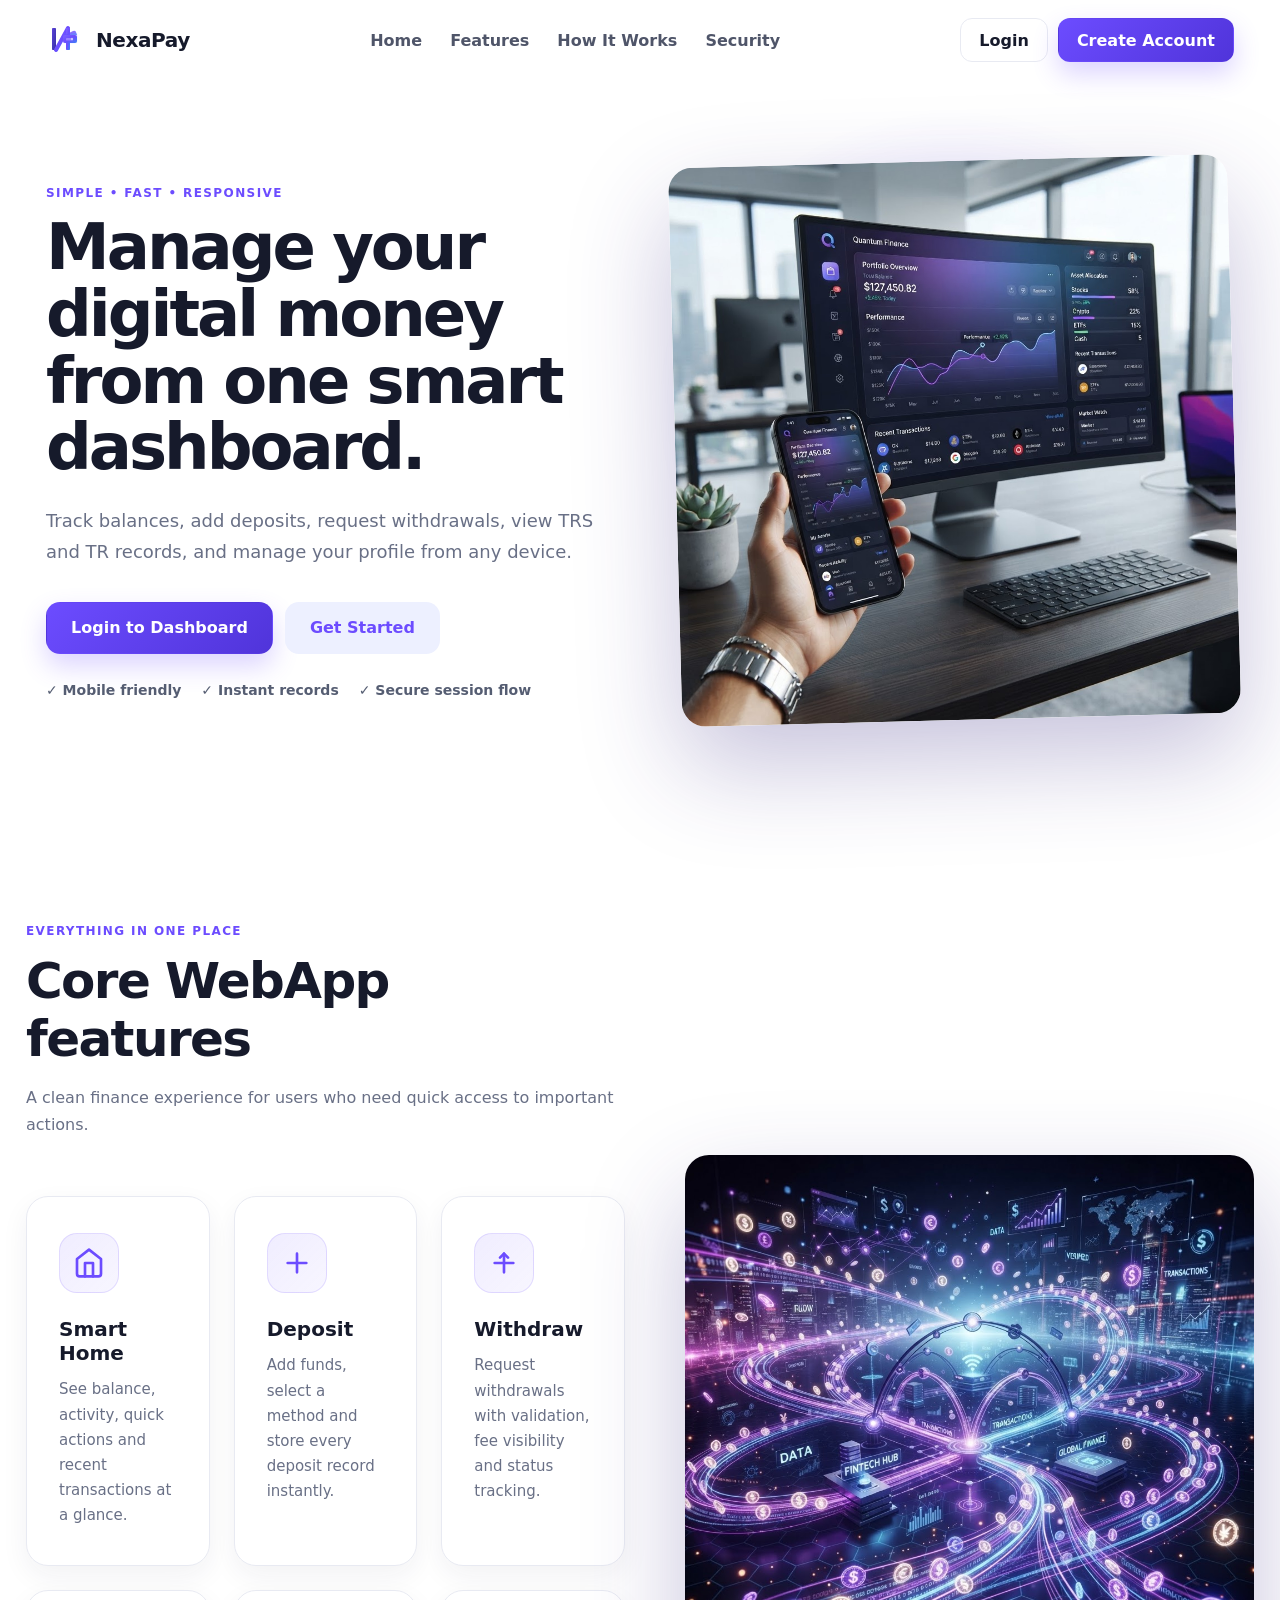
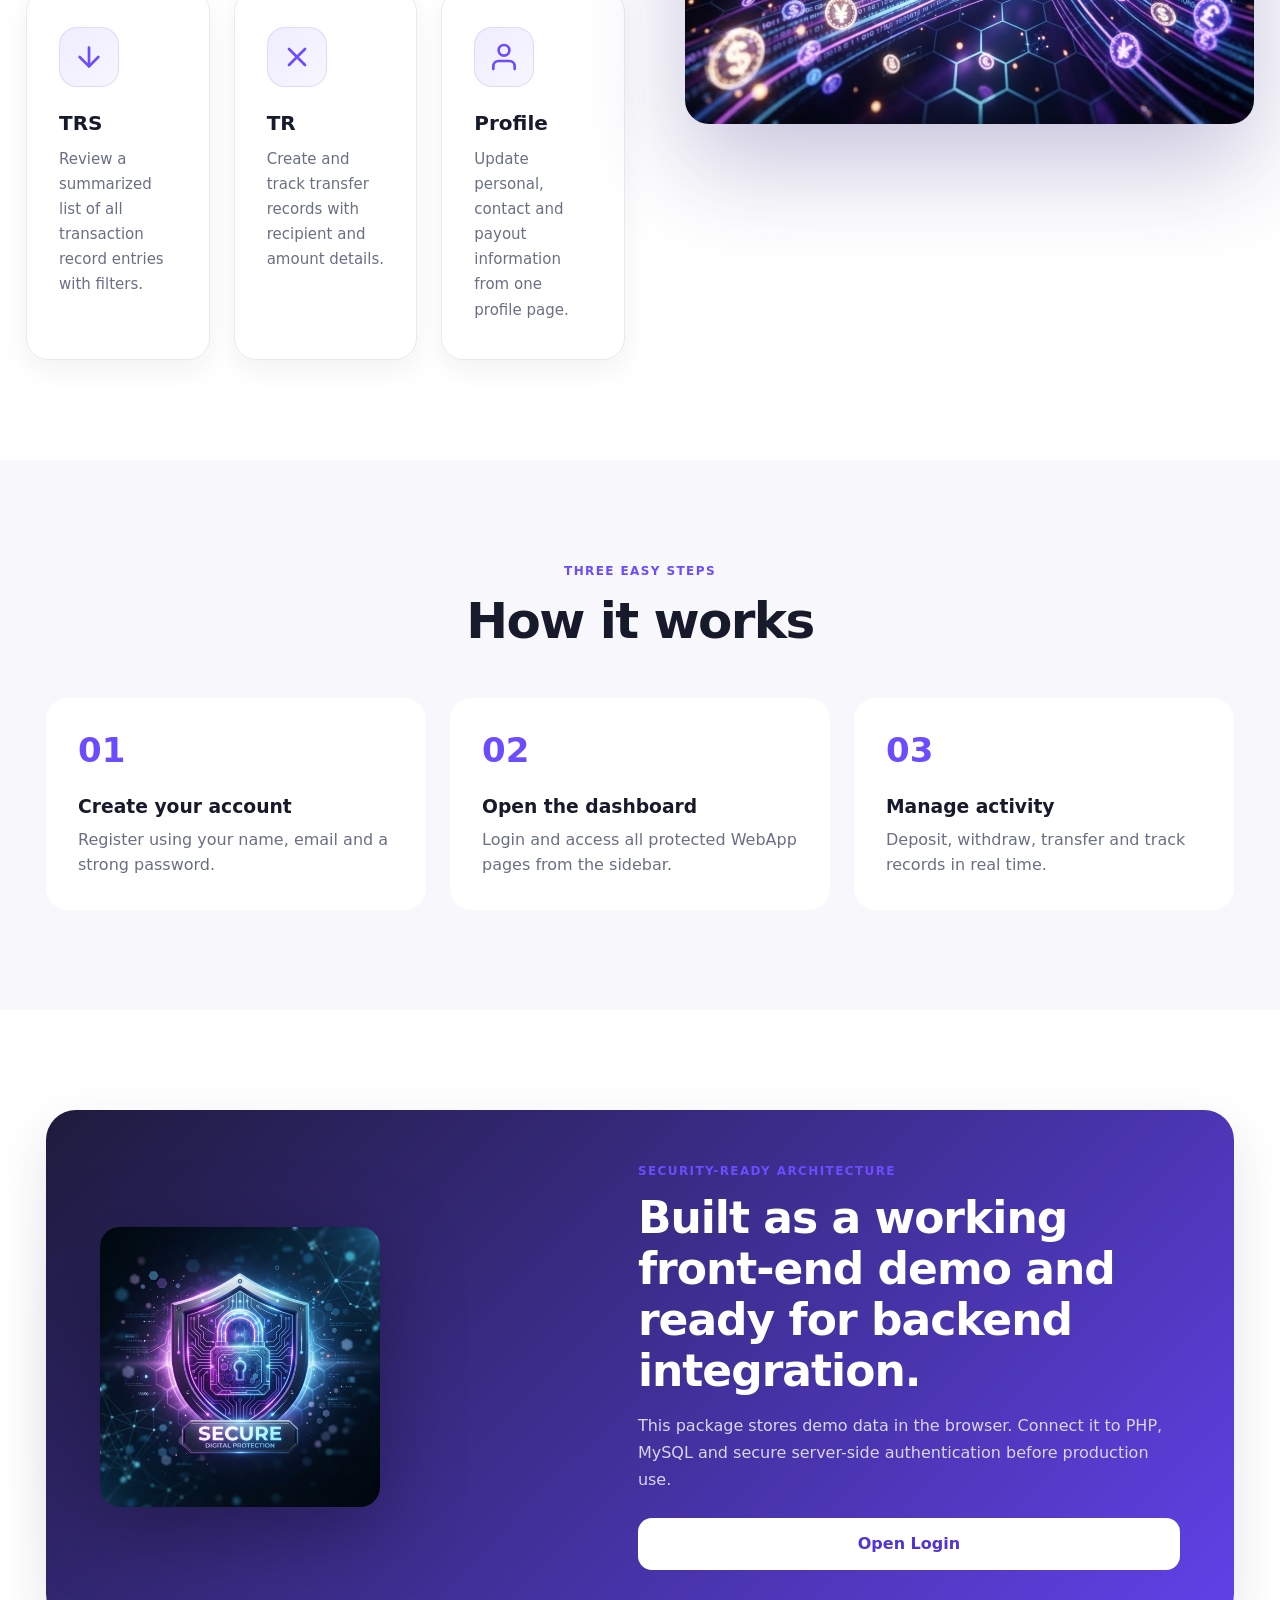
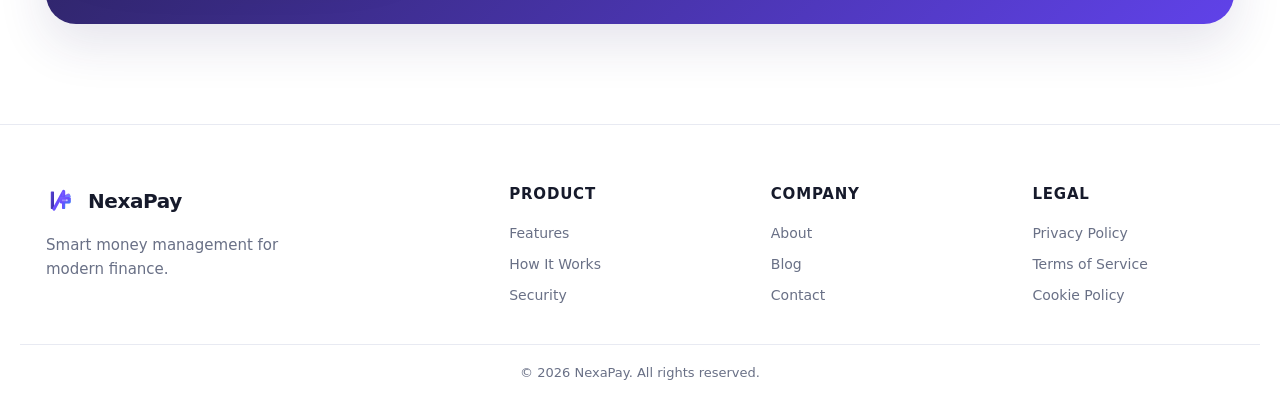
<file: index.html>
<!DOCTYPE html>
<html lang="en">
<head>
  <meta charset="UTF-8">
  <meta name="viewport" content="width=device-width, initial-scale=1.0">
  <meta name="description" content="NexaPay responsive finance dashboard demo with deposits, withdrawals, transaction records and profile management.">
  <title>NexaPay — Smart Finance WebApp</title>
  <link rel="stylesheet" href="assets/css/styles.css">
</head>
<body class="landing-body">
  <header class="landing-header">
    <a class="brand brand-animated" href="index.html" aria-label="NexaPay home">
      <img src="assets/images/logo.svg" alt="NexaPay" class="brand-logo-header">
      <span>NexaPay</span>
    </a>
    <nav class="landing-nav" id="landingNav">
      <a href="#home">Home</a>
      <a href="#features">Features</a>
      <a href="#how">How It Works</a>
      <a href="#security">Security</a>
    </nav>
    <div class="header-actions">
      <a class="btn btn-ghost" href="login.html">Login</a>
      <a class="btn btn-primary" href="register.html">Create Account</a>
    </div>
    <button class="menu-button" id="landingMenu" aria-label="Open menu">☰</button>
  </header>

  <main>
    <section class="hero" id="home">
      <div class="hero-content">
        <span class="eyebrow">Simple • Fast • Responsive</span>
        <h1>Manage your digital money from one smart dashboard.</h1>
        <p>Track balances, add deposits, request withdrawals, view TRS and TR records, and manage your profile from any device.</p>
        <div class="hero-actions">
          <a class="btn btn-primary btn-large" href="login.html">Login to Dashboard</a>
          <a class="btn btn-secondary btn-large" href="register.html">Get Started</a>
        </div>
        <div class="trust-row">
          <span>✓ Mobile friendly</span>
          <span>✓ Instant records</span>
          <span>✓ Secure session flow</span>
        </div>
      </div>

      <div class="hero-preview" aria-label="Dashboard preview">
        <img src="assets/images/hero-banner.png" alt="NexaPay dashboard showing financial analytics and transaction management interface" class="hero-image">
      </div>
    </section>

    <section class="section features-section" id="features">
      <div class="features-wrapper">
        <div class="section-heading">
          <span class="eyebrow">Everything in one place</span>
          <h2>Core WebApp features</h2>
          <p>A clean finance experience for users who need quick access to important actions.</p>
        </div>
        <div class="feature-grid">
          <article class="feature-card">
            <div class="feature-icon-box">
              <svg class="feature-icon" viewBox="0 0 24 24" fill="none" stroke="currentColor" stroke-width="2"><path d="M3 9l9-7 9 7v11a2 2 0 0 1-2 2H5a2 2 0 0 1-2-2z"/><polyline points="9 22 9 12 15 12 15 22"/></svg>
            </div>
            <h3>Smart Home</h3>
            <p>See balance, activity, quick actions and recent transactions at a glance.</p>
          </article>
          <article class="feature-card">
            <div class="feature-icon-box">
              <svg class="feature-icon" viewBox="0 0 24 24" fill="none" stroke="currentColor" stroke-width="2"><path d="M12 5v14M5 12h14"/></svg>
            </div>
            <h3>Deposit</h3>
            <p>Add funds, select a method and store every deposit record instantly.</p>
          </article>
          <article class="feature-card">
            <div class="feature-icon-box">
              <svg class="feature-icon" viewBox="0 0 24 24" fill="none" stroke="currentColor" stroke-width="2"><path d="M12 5v14M5 12h14"/><path d="M12 5L9 8M12 5l3 3"/></svg>
            </div>
            <h3>Withdraw</h3>
            <p>Request withdrawals with validation, fee visibility and status tracking.</p>
          </article>
          <article class="feature-card">
            <div class="feature-icon-box">
              <svg class="feature-icon" viewBox="0 0 24 24" fill="none" stroke="currentColor" stroke-width="2"><line x1="12" y1="5" x2="12" y2="19"/><polyline points="19 12 12 19 5 12"/></svg>
            </div>
            <h3>TRS</h3>
            <p>Review a summarized list of all transaction record entries with filters.</p>
          </article>
          <article class="feature-card">
            <div class="feature-icon-box">
              <svg class="feature-icon" viewBox="0 0 24 24" fill="none" stroke="currentColor" stroke-width="2"><line x1="18" y1="6" x2="6" y2="18"/><line x1="6" y1="6" x2="18" y2="18"/></svg>
            </div>
            <h3>TR</h3>
            <p>Create and track transfer records with recipient and amount details.</p>
          </article>
          <article class="feature-card">
            <div class="feature-icon-box">
              <svg class="feature-icon" viewBox="0 0 24 24" fill="none" stroke="currentColor" stroke-width="2"><path d="M20 21v-2a4 4 0 0 0-4-4H8a4 4 0 0 0-4 4v2"/><circle cx="12" cy="7" r="4"/></svg>
            </div>
            <h3>Profile</h3>
            <p>Update personal, contact and payout information from one profile page.</p>
          </article>
        </div>
      </div>
      <img src="assets/images/features-banner.png" alt="NexaPay features visualization showing digital transaction flows and financial data processing" class="features-image">
    </section>

    <section class="section steps-section" id="how">
      <div class="section-heading">
        <span class="eyebrow">Three easy steps</span>
        <h2>How it works</h2>
      </div>
      <div class="steps-grid">
        <article><span>01</span><h3>Create your account</h3><p>Register using your name, email and a strong password.</p></article>
        <article><span>02</span><h3>Open the dashboard</h3><p>Login and access all protected WebApp pages from the sidebar.</p></article>
        <article><span>03</span><h3>Manage activity</h3><p>Deposit, withdraw, transfer and track records in real time.</p></article>
      </div>
    </section>

    <section class="security-banner" id="security">
      <img src="assets/images/security-badge.png" alt="Security badge representing encrypted financial data and secure transactions" class="security-badge-image">
      <div>
        <span class="eyebrow">Security-ready architecture</span>
        <h2>Built as a working front-end demo and ready for backend integration.</h2>
        <p>This package stores demo data in the browser. Connect it to PHP, MySQL and secure server-side authentication before production use.</p>
        <a class="btn btn-light btn-large" href="login.html">Open Login</a>
      </div>
    </section>
  </main>

  <footer class="landing-footer">
    <div class="footer-content">
      <div class="footer-section footer-brand">
        <a class="brand brand-light-footer brand-animated" href="index.html"><img src="assets/images/logo.svg" alt="NexaPay" class="brand-logo-footer"><span>NexaPay</span></a>
        <p class="footer-description">Smart money management for modern finance.</p>
      </div>
      <div class="footer-section">
        <h4 class="footer-title">Product</h4>
        <ul class="footer-links">
          <li><a href="#features">Features</a></li>
          <li><a href="#how">How It Works</a></li>
          <li><a href="#security">Security</a></li>
        </ul>
      </div>
      <div class="footer-section">
        <h4 class="footer-title">Company</h4>
        <ul class="footer-links">
          <li><a href="#home">About</a></li>
          <li><a href="#home">Blog</a></li>
          <li><a href="#home">Contact</a></li>
        </ul>
      </div>
      <div class="footer-section">
        <h4 class="footer-title">Legal</h4>
        <ul class="footer-links">
          <li><a href="#home">Privacy Policy</a></li>
          <li><a href="#home">Terms of Service</a></li>
          <li><a href="#home">Cookie Policy</a></li>
        </ul>
      </div>
    </div>
    <div class="footer-bottom">
      <p class="footer-copyright">© 2026 NexaPay. All rights reserved.</p>
    </div>
  </footer>

  <script src="assets/js/landing.js"></script>
</body>
</html>
</file>
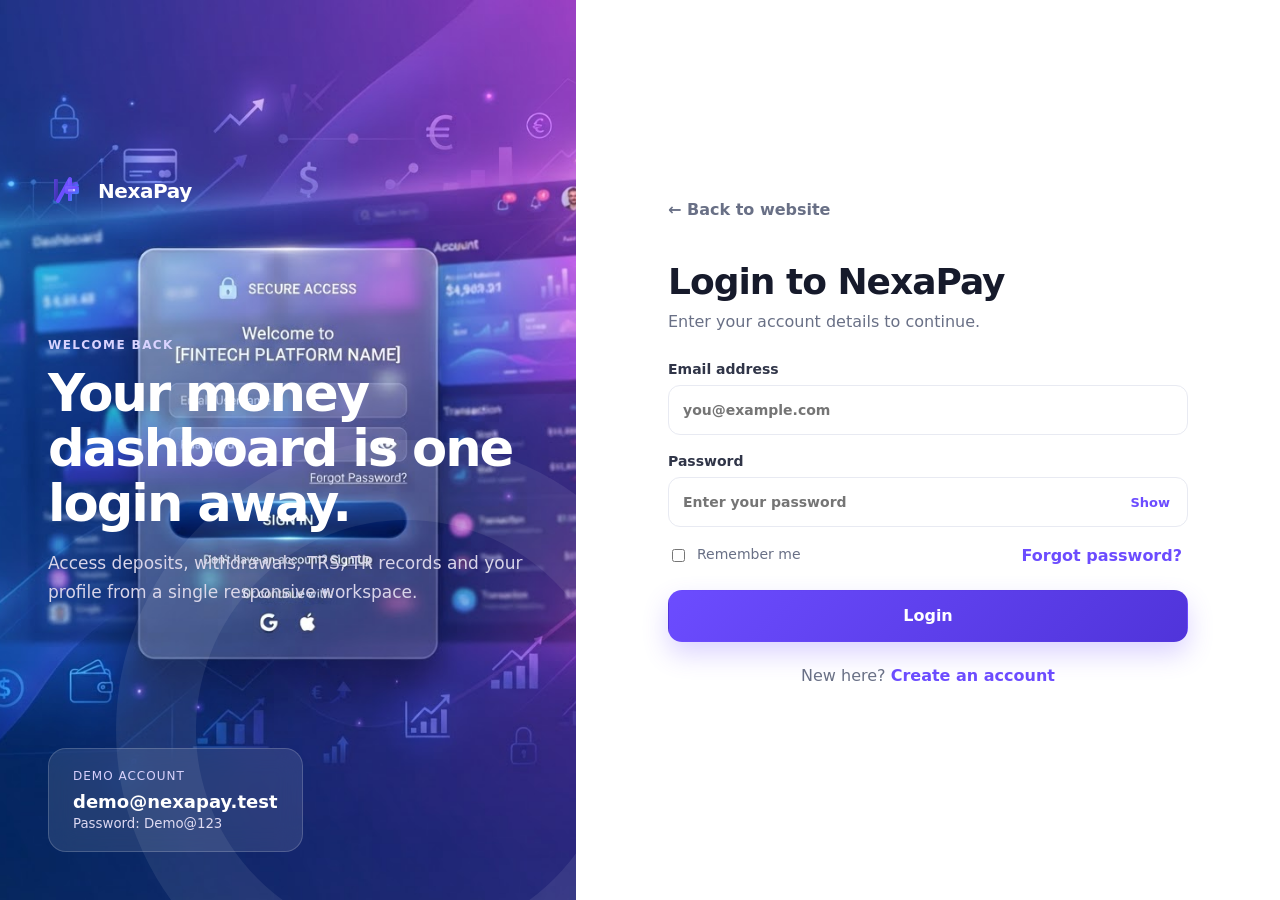
<file: app.html>
<!DOCTYPE html>
<html lang="en">
<head>
  <meta charset="UTF-8">
  <meta name="viewport" content="width=device-width, initial-scale=1.0">
  <title>Dashboard — NexaPay</title>
  <link rel="stylesheet" href="assets/css/styles.css">
</head>
<body class="dashboard-body">
  <div class="app-shell">
    <aside class="sidebar" id="sidebar">
      <div class="sidebar-top">
        <a class="brand brand-light sidebar-brand brand-animated" href="#home">
          <img src="assets/images/logo.svg" alt="NexaPay" class="brand-logo sidebar-logo-animated">
          <span>NexaPay</span>
        </a>
        <button class="sidebar-close" id="sidebarClose" aria-label="Close sidebar">×</button>
      </div>
      <nav class="sidebar-nav" aria-label="Dashboard navigation">
        <a href="#home" data-page="home">
          <svg class="nav-icon" viewBox="0 0 24 24" fill="none" stroke="currentColor" stroke-width="2"><path d="M3 9l9-7 9 7v11a2 2 0 0 1-2 2H5a2 2 0 0 1-2-2z"/><polyline points="9 22 9 12 15 12 15 22"/></svg>
          <span>Home</span>
        </a>
        <a href="#deposit" data-page="deposit">
          <svg class="nav-icon" viewBox="0 0 24 24" fill="none" stroke="currentColor" stroke-width="2"><circle cx="12" cy="12" r="1"/><path d="M12 8v8m-4-4h8"/><path d="M4 12a8 8 0 0 1 16 0 8 8 0 0 1-16 0"/></svg>
          <span>Deposit</span>
        </a>
        <a href="#withdraw" data-page="withdraw">
          <svg class="nav-icon" viewBox="0 0 24 24" fill="none" stroke="currentColor" stroke-width="2"><path d="M12 5v14M5 12h14"/><polyline points="12 5 9 8 15 8"/></svg>
          <span>Withdraw</span>
        </a>
        <a href="#trs" data-page="trs">
          <svg class="nav-icon" viewBox="0 0 24 24" fill="none" stroke="currentColor" stroke-width="2"><path d="M3 12h18M3 6h18M3 18h18"/></svg>
          <span>TRS</span>
        </a>
        <a href="#tr" data-page="tr">
          <svg class="nav-icon" viewBox="0 0 24 24" fill="none" stroke="currentColor" stroke-width="2"><path d="M1 4v6h6M23 20v-6h-6"/><path d="M20.49 9A9 9 0 0 0 5.64 5.64L1 10m22 4l-4.64 4.36A9 9 0 0 1 3.51 15"/></svg>
          <span>TR</span>
        </a>
        <a href="#profile" data-page="profile">
          <svg class="nav-icon" viewBox="0 0 24 24" fill="none" stroke="currentColor" stroke-width="2"><path d="M20 21v-2a4 4 0 0 0-4-4H8a4 4 0 0 0-4 4v2"/><circle cx="12" cy="7" r="4"/></svg>
          <span>Profile</span>
        </a>
      </nav>
      <div class="sidebar-card">
        <span>Available Balance</span>
        <strong id="sidebarBalance">₹0.00</strong>
        <a href="#deposit" data-page="deposit">Add funds →</a>
      </div>
      <button class="logout-button" id="logoutButton"><span>↪</span> Logout</button>
    </aside>

    <div class="sidebar-overlay" id="sidebarOverlay"></div>

    <main class="main-area">
      <header class="topbar">
        <div class="topbar-left">
          <button class="menu-button dashboard-menu" id="sidebarOpen" aria-label="Open sidebar">☰</button>
          <div>
            <span class="topbar-kicker" id="pageKicker">Overview</span>
            <h1 id="pageTitle">Home</h1>
          </div>
        </div>
        <div class="topbar-actions">
          <button class="icon-button" id="themeToggle" aria-label="Toggle theme">◐</button>
          <button class="notification-button" aria-label="Notifications">♢<span></span></button>
          <button class="user-menu-button" id="profileShortcut">
            <span class="avatar" id="topAvatar">NP</span>
            <span class="user-copy"><strong id="topUserName">User</strong><small id="topUserEmail">user@example.com</small></span>
          </button>
        </div>
      </header>

      <section class="page-container" id="pageContent" aria-live="polite"></section>
    </main>
  </div>

  <div class="modal-backdrop hidden" id="modalBackdrop">
    <div class="modal" role="dialog" aria-modal="true" aria-labelledby="modalTitle">
      <button class="modal-close" id="modalClose" aria-label="Close modal">×</button>
      <div id="modalContent"></div>
    </div>
  </div>
  <div class="toast-container" id="toastContainer"></div>
  <script src="assets/js/app.js"></script>
</body>
</html>
</file>
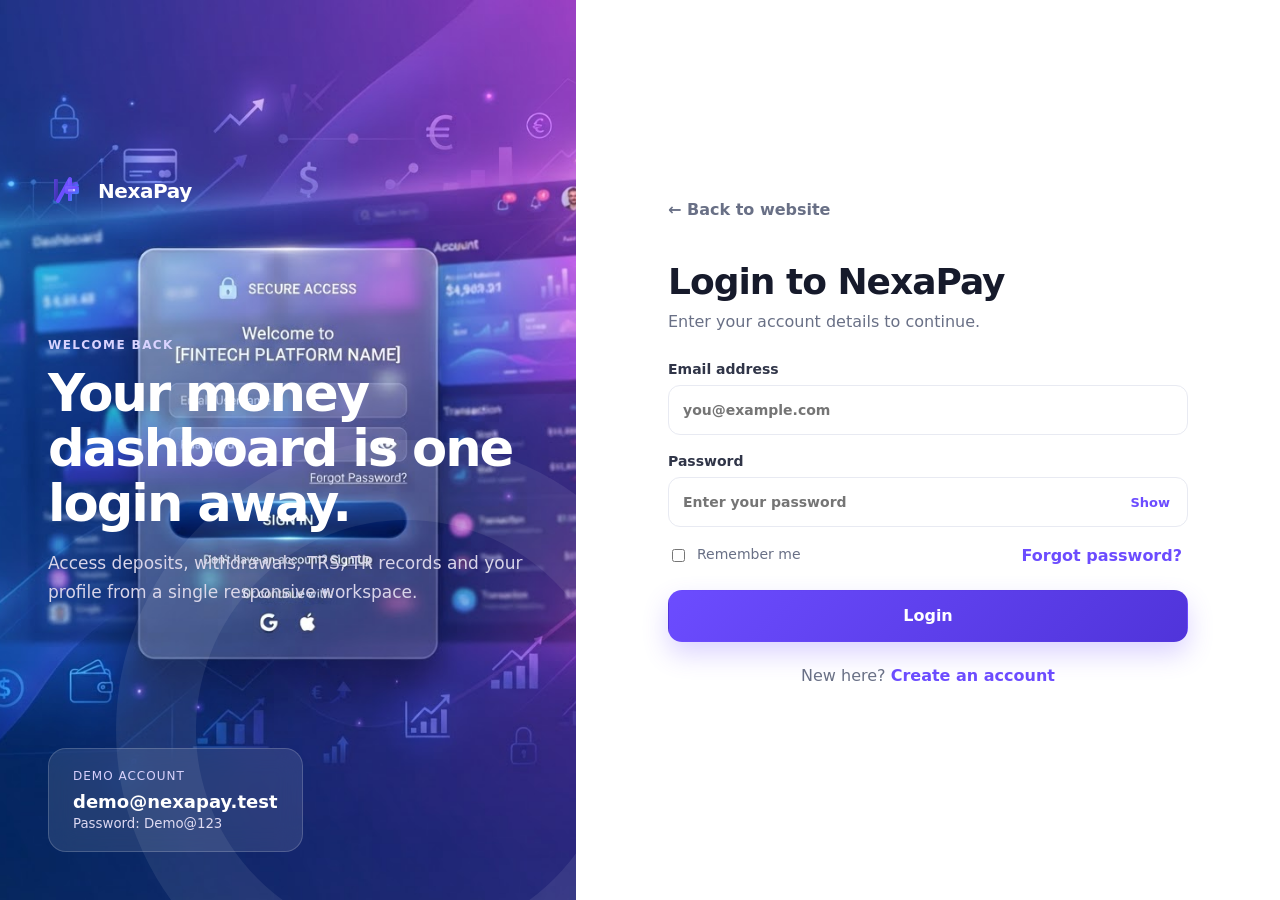
<file: login.html>
<!DOCTYPE html>
<html lang="en">
<head>
  <meta charset="UTF-8">
  <meta name="viewport" content="width=device-width, initial-scale=1.0">
  <title>Login — NexaPay</title>
  <link rel="stylesheet" href="assets/css/styles.css">
</head>
<body class="auth-body">
  <main class="auth-shell">
    <section class="auth-visual" style="background-image: url('assets/images/auth-bg.png');">
      <div class="auth-visual-overlay"></div>
      <a class="brand brand-light brand-animated" href="index.html"><img src="assets/images/logo.svg" alt="NexaPay" class="brand-logo-header"><span>NexaPay</span></a>
      <div class="auth-copy">
        <span class="eyebrow light">Welcome back</span>
        <h1>Your money dashboard is one login away.</h1>
        <p>Access deposits, withdrawals, TRS, TR records and your profile from a single responsive workspace.</p>
      </div>
      <div class="auth-stat-card">
        <span>Demo account</span>
        <strong>demo@nexapay.test</strong>
        <small>Password: Demo@123</small>
      </div>
    </section>

    <section class="auth-panel">
      <div class="auth-form-wrap">
        <a class="back-link" href="index.html">← Back to website</a>
        <div class="auth-heading">
          <h2>Login to NexaPay</h2>
          <p>Enter your account details to continue.</p>
        </div>
        <div class="alert hidden" id="authAlert" role="alert"></div>
        <form id="loginForm" novalidate>
          <label class="field">
            <span>Email address</span>
            <input type="email" id="email" placeholder="you@example.com" autocomplete="email" required>
          </label>
          <label class="field">
            <span>Password</span>
            <div class="password-wrap">
              <input type="password" id="password" placeholder="Enter your password" autocomplete="current-password" required>
              <button type="button" class="password-toggle" data-target="password">Show</button>
            </div>
          </label>
          <div class="form-row">
            <label class="check-field"><input type="checkbox" id="remember"> <span>Remember me</span></label>
            <button class="link-button" type="button" id="forgotButton">Forgot password?</button>
          </div>
          <button class="btn btn-primary btn-block btn-large" type="submit">Login</button>
        </form>
        <p class="auth-switch">New here? <a href="register.html">Create an account</a></p>
      </div>
    </section>
  </main>
  <div class="toast-container" id="toastContainer"></div>
  <script src="assets/js/auth.js"></script>
</body>
</html>
</file>
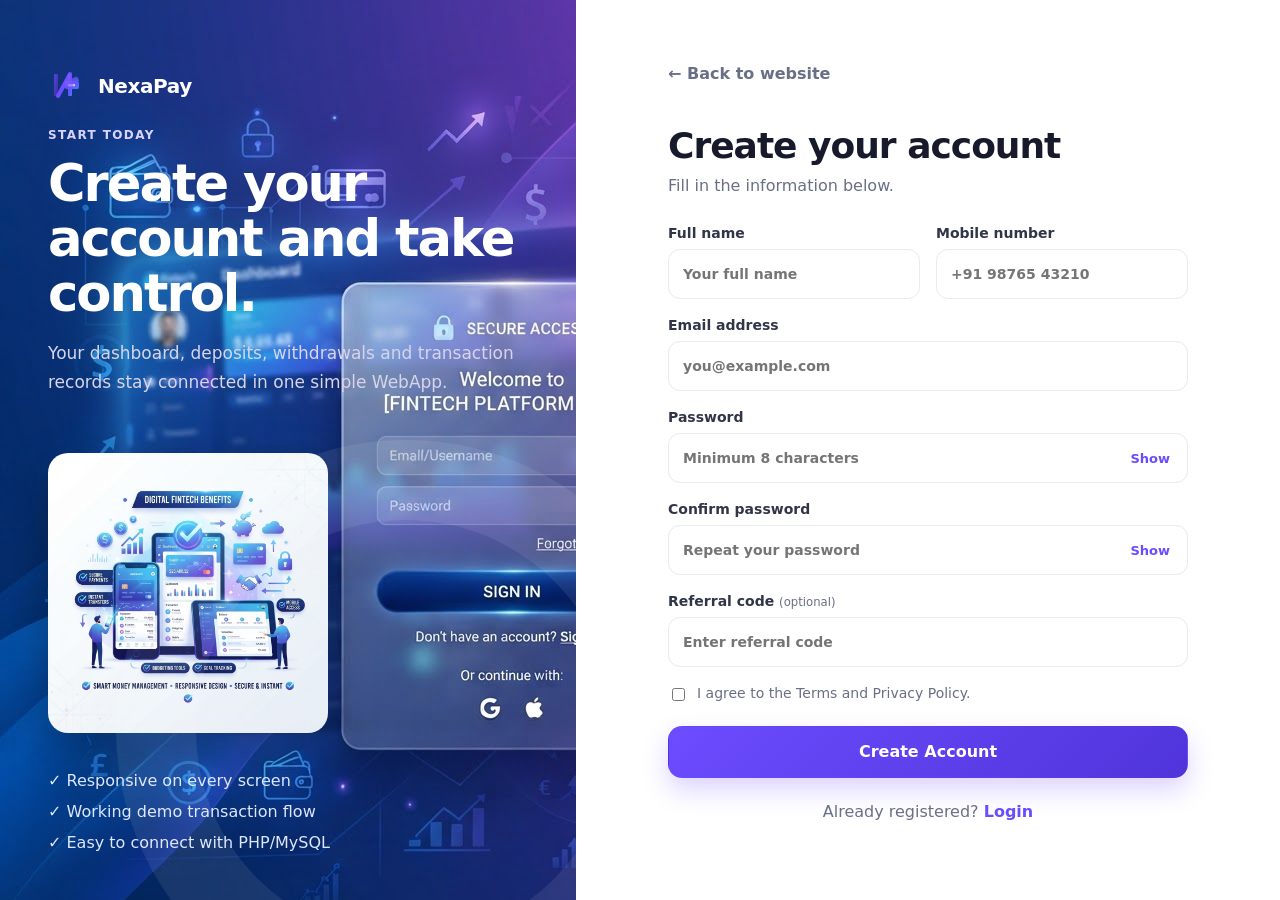
<file: register.html>
<!DOCTYPE html>
<html lang="en">
<head>
  <meta charset="UTF-8">
  <meta name="viewport" content="width=device-width, initial-scale=1.0">
  <title>Create Account — NexaPay</title>
  <link rel="stylesheet" href="assets/css/styles.css">
</head>
<body class="auth-body">
  <main class="auth-shell">
    <section class="auth-visual register-visual" style="background-image: url('assets/images/auth-bg.png');">
      <div class="auth-visual-overlay"></div>
      <a class="brand brand-light brand-animated" href="index.html"><img src="assets/images/logo.svg" alt="NexaPay" class="brand-logo-header"><span>NexaPay</span></a>
      <div class="auth-copy">
        <span class="eyebrow light">Start today</span>
        <h1>Create your account and take control.</h1>
        <p>Your dashboard, deposits, withdrawals and transaction records stay connected in one simple WebApp.</p>
      </div>
      <img src="assets/images/benefits-icon.png" alt="Account benefits" class="benefits-illustration">
      <div class="mini-benefits">
        <span>✓ Responsive on every screen</span>
        <span>✓ Working demo transaction flow</span>
        <span>✓ Easy to connect with PHP/MySQL</span>
      </div>
    </section>

    <section class="auth-panel">
      <div class="auth-form-wrap">
        <a class="back-link" href="index.html">← Back to website</a>
        <div class="auth-heading">
          <h2>Create your account</h2>
          <p>Fill in the information below.</p>
        </div>
        <div class="alert hidden" id="authAlert" role="alert"></div>
        <form id="registerForm" novalidate>
          <div class="form-grid two">
            <label class="field"><span>Full name</span><input type="text" id="fullName" placeholder="Your full name" autocomplete="name" required></label>
            <label class="field"><span>Mobile number</span><input type="tel" id="mobile" placeholder="+91 98765 43210" autocomplete="tel" required></label>
          </div>
          <label class="field"><span>Email address</span><input type="email" id="email" placeholder="you@example.com" autocomplete="email" required></label>
          <label class="field"><span>Password</span><div class="password-wrap"><input type="password" id="password" placeholder="Minimum 8 characters" autocomplete="new-password" required><button type="button" class="password-toggle" data-target="password">Show</button></div></label>
          <label class="field"><span>Confirm password</span><div class="password-wrap"><input type="password" id="confirmPassword" placeholder="Repeat your password" autocomplete="new-password" required><button type="button" class="password-toggle" data-target="confirmPassword">Show</button></div></label>
          <label class="field"><span>Referral code <small>(optional)</small></span><input type="text" id="referral" placeholder="Enter referral code"></label>
          <label class="check-field terms"><input type="checkbox" id="terms" required> <span>I agree to the Terms and Privacy Policy.</span></label>
          <button class="btn btn-primary btn-block btn-large" type="submit">Create Account</button>
        </form>
        <p class="auth-switch">Already registered? <a href="login.html">Login</a></p>
      </div>
    </section>
  </main>
  <div class="toast-container" id="toastContainer"></div>
  <script src="assets/js/auth.js"></script>
</body>
</html>
</file>
<file: assets/css/styles.css>
:root {
  --primary: #6c4cff;
  --primary-dark: #5034da;
  --secondary: #edf0ff;
  --ink: #161a2b;
  --muted: #697086;
  --line: #e8eaf2;
  --surface: #ffffff;
  --surface-soft: #f6f7fb;
  --success: #13a86b;
  --warning: #ee8b2d;
  --danger: #dc4f5f;
  --info: #3378f6;
  --sidebar: #f9f7ff;
  --shadow: 0 20px 50px rgba(45, 37, 95, 0.12);
  --radius: 22px;
  --radius-sm: 14px;
}

* { box-sizing: border-box; }
html { scroll-behavior: smooth; }
body { margin: 0; color: var(--ink); background: var(--surface-soft); font-family: Inter, ui-sans-serif, system-ui, -apple-system, BlinkMacSystemFont, "Segoe UI", sans-serif; }

@keyframes slideInDown { from { opacity: 0; transform: translateY(-20px); } to { opacity: 1; transform: translateY(0); } }
@keyframes slideInUp { from { opacity: 0; transform: translateY(20px); } to { opacity: 1; transform: translateY(0); } }
@keyframes slideInLeft { from { opacity: 0; transform: translateX(-20px); } to { opacity: 1; transform: translateX(0); } }
@keyframes slideInRight { from { opacity: 0; transform: translateX(20px); } to { opacity: 1; transform: translateX(0); } }
@keyframes fadeIn { from { opacity: 0; } to { opacity: 1; } }
@keyframes scaleIn { from { opacity: 0; transform: scale(0.95); } to { opacity: 1; transform: scale(1); } }
@keyframes pulse { 0%, 100% { opacity: 1; } 50% { opacity: 0.7; } }
@keyframes float { 0%, 100% { transform: translateY(0px); } 50% { transform: translateY(-10px); } }
@keyframes shimmer { 0% { background-position: -1000px 0; } 100% { background-position: 1000px 0; } }
@keyframes glow { 0%, 100% { box-shadow: 0 0 10px rgba(108, 76, 255, 0.3); } 50% { box-shadow: 0 0 20px rgba(108, 76, 255, 0.6); } }
a { color: inherit; text-decoration: none; }
button, input, select, textarea { font: inherit; }
button { cursor: pointer; }
img { max-width: 100%; display: block; }
.hidden { display: none !important; }

.brand { display: inline-flex; align-items: center; gap: 10px; font-size: 20px; font-weight: 800; letter-spacing: -0.4px; }
.brand-animated { animation: slideInDown 0.6s ease-out; }
.brand-mark { display: grid; place-items: center; width: 38px; height: 38px; color: #fff; background: linear-gradient(135deg, #8067ff, #4b31dd); border-radius: 12px; box-shadow: 0 10px 24px rgba(108, 76, 255, .35); }
.brand-logo-header { width: 40px; height: 40px; object-fit: contain; animation: float 3s ease-in-out infinite; }
.brand-logo-footer { width: 32px; height: 32px; object-fit: contain; }
.sidebar-logo-animated { animation: float 3s ease-in-out infinite; }
.brand-light { color: #fff; }
.brand:hover .brand-logo-header { animation: none; transform: scale(1.1) rotate(5deg); transition: transform 0.3s ease; }
.brand:hover .sidebar-logo-animated { animation: none; transform: scale(1.1) rotate(5deg); transition: transform 0.3s ease; }

.btn { display: inline-flex; align-items: center; justify-content: center; gap: 8px; min-height: 44px; padding: 0 18px; border: 1px solid transparent; border-radius: 12px; font-weight: 700; transition: .3s ease; animation: slideInUp 0.6s ease-out backwards; }
.btn:hover { transform: translateY(-2px); box-shadow: 0 8px 20px rgba(108, 76, 255, 0.25); }
.btn-primary { color: #fff; background: linear-gradient(135deg, var(--primary), var(--primary-dark)); box-shadow: 0 12px 26px rgba(108, 76, 255, .24); }
.btn-secondary { color: var(--primary); background: var(--secondary); }
.btn-ghost { color: var(--ink); background: transparent; border-color: var(--line); }
.btn-light { color: var(--primary-dark); background: #fff; }
.btn-outline-light { color: #fff; border-color: rgba(255,255,255,.55); background: rgba(255,255,255,.08); }
.btn-large { min-height: 52px; padding: 0 24px; border-radius: 14px; }
.btn-block { width: 100%; }

.eyebrow { display: inline-flex; margin-bottom: 14px; color: var(--primary); font-size: 12px; font-weight: 800; letter-spacing: 1.4px; text-transform: uppercase; }
.eyebrow.light { color: #d9d3ff; }

/* Landing */
.landing-body { background: #fff; }
.landing-header { position: sticky; top: 0; z-index: 30; display: flex; align-items: center; justify-content: space-between; max-width: 1240px; margin: 0 auto; padding: 18px 26px; background: rgba(255,255,255,.88); backdrop-filter: blur(16px); }
.landing-nav { display: flex; gap: 28px; color: #4f5569; font-weight: 650; }
.landing-nav a:hover { color: var(--primary); }
.header-actions { display: flex; gap: 10px; }
.menu-button { display: none; width: 42px; height: 42px; border: 1px solid var(--line); border-radius: 12px; color: var(--ink); background: #fff; font-size: 19px; }
.hero { display: grid; grid-template-columns: 1fr 1fr; gap: 70px; align-items: center; max-width: 1240px; min-height: 740px; margin: 0 auto; padding: 80px 26px 100px; }
.hero-content { animation: slideInLeft 0.8s ease-out; }
.hero h1 { max-width: 650px; margin: 0; font-size: clamp(42px, 5vw, 72px); line-height: 1.04; letter-spacing: -3px; }
.hero p { max-width: 620px; margin: 24px 0 0; color: var(--muted); font-size: 18px; line-height: 1.75; }
.hero-actions { display: flex; flex-wrap: wrap; gap: 12px; margin-top: 34px; }
.trust-row { display: flex; flex-wrap: wrap; gap: 20px; margin-top: 28px; color: #555d72; font-size: 14px; font-weight: 650; }
.hero-preview { position: relative; animation: slideInRight 0.8s ease-out 0.2s both; }
.hero-preview::before { content: ""; position: absolute; inset: -10% -4%; z-index: -1; background: radial-gradient(circle at 50% 45%, rgba(108,76,255,.28), transparent 62%); filter: blur(15px); }
.hero-image { width: 100%; height: auto; border-radius: 24px; box-shadow: 0 40px 100px rgba(55, 39, 128, .28); transform: rotate(-1.5deg); object-fit: cover; animation: float 4s ease-in-out infinite; }
.section { max-width: 1240px; margin: 0 auto; padding: 100px 26px; }
.features-section { display: grid; grid-template-columns: 1fr 0.95fr; gap: 60px; align-items: center; max-width: 1400px; }
.features-wrapper { display: flex; flex-direction: column; }
.features-image { width: 100%; height: auto; border-radius: 24px; box-shadow: 0 40px 100px rgba(55, 39, 128, .28); transform: rotate(1.5deg); object-fit: cover; animation: slideInRight 0.8s ease-out 0.3s both; }
.section-heading { max-width: 720px; margin: 0 auto 48px; text-align: center; }
.features-section .section-heading { max-width: 100%; text-align: left; margin: 0 0 42px; }
.section-heading h2 { margin: 0; font-size: clamp(32px,4vw,50px); letter-spacing: -1.6px; }
.section-heading p { color: var(--muted); line-height: 1.7; }
.feature-grid { display: grid; grid-template-columns: repeat(3,1fr); gap: 24px; }
.feature-card { display: flex; flex-direction: column; padding: 36px 32px; border: 1px solid var(--line); border-radius: var(--radius); background: #fff; box-shadow: 0 10px 28px rgba(37,34,72,.06); transition: .3s cubic-bezier(0.23, 1, 0.320, 1); position: relative; overflow: hidden; animation: scaleIn 0.6s ease-out backwards; }
.feature-card:nth-child(1) { animation-delay: 0.1s; }
.feature-card:nth-child(2) { animation-delay: 0.2s; }
.feature-card:nth-child(3) { animation-delay: 0.3s; }
.feature-card:nth-child(4) { animation-delay: 0.1s; }
.feature-card:nth-child(5) { animation-delay: 0.2s; }
.feature-card:nth-child(6) { animation-delay: 0.3s; }
.feature-card::before { content: ""; position: absolute; top: 0; left: 0; right: 0; height: 4px; background: linear-gradient(90deg, var(--primary), #8067ff); transform: scaleX(0); transform-origin: left; transition: transform .3s ease; }
.feature-card:hover { transform: translateY(-8px); box-shadow: 0 20px 48px rgba(108, 76, 255, .15); }
.feature-card:hover::before { transform: scaleX(1); }
.feature-icon-box { display: grid; place-items: center; width: 60px; height: 60px; margin-bottom: 24px; background: linear-gradient(135deg, rgba(108, 76, 255, .1), rgba(107, 76, 255, .05)); border-radius: 18px; border: 1px solid rgba(108, 76, 255, .15); transition: .3s ease; }
.feature-card:hover .feature-icon-box { background: linear-gradient(135deg, rgba(108, 76, 255, .2), rgba(107, 76, 255, .1)); border-color: rgba(108, 76, 255, .3); }
.feature-icon { width: 32px; height: 32px; color: var(--primary); stroke-linecap: round; stroke-linejoin: round; }
.feature-card h3 { margin: 0 0 12px; font-size: 20px; font-weight: 700; color: var(--ink); }
.feature-card p { margin: 0; color: var(--muted); line-height: 1.68; font-size: 15px; }
.steps-section { max-width: none; background: #f7f7fc; }
.steps-section > * { max-width: 1188px; margin-left: auto; margin-right: auto; }
.steps-grid { display: grid; grid-template-columns: repeat(3,1fr); gap: 24px; }
.steps-grid article { padding: 32px; border-radius: var(--radius); background: #fff; animation: scaleIn 0.6s ease-out backwards; }
.steps-grid article:nth-child(1) { animation-delay: 0.2s; }
.steps-grid article:nth-child(2) { animation-delay: 0.4s; }
.steps-grid article:nth-child(3) { animation-delay: 0.6s; }
.steps-grid span { color: var(--primary); font-size: 34px; font-weight: 900; }
.steps-grid h3 { margin: 26px 0 10px; }
.steps-grid p { margin: 0; color: var(--muted); line-height: 1.6; }
.security-banner { display: grid; grid-template-columns: 0.9fr 1fr; align-items: center; gap: 50px; max-width: 1188px; margin: 100px auto; padding: 54px; color: #fff; border-radius: 30px; background: linear-gradient(135deg,#1e1b3d,#6042e9); box-shadow: var(--shadow); animation: slideInUp 0.8s ease-out; }
.security-badge-image { width: 100%; height: auto; max-width: 280px; border-radius: 20px; object-fit: contain; filter: drop-shadow(0 20px 40px rgba(0,0,0,.3)); animation: float 3.5s ease-in-out infinite; }
.security-banner > div { display: flex; flex-direction: column; }
.security-banner h2 { max-width: 100%; margin: 0; font-size: clamp(28px,4vw,44px); letter-spacing: -1px; }
.security-banner p { max-width: 100%; margin: 16px 0 24px; color: #d9d5ee; line-height: 1.7; }
.landing-footer { background: #fff; border-top: 1px solid var(--line); }
.footer-content { display: grid; grid-template-columns: 2fr 1fr 1fr 1fr; gap: 60px; max-width: 1240px; margin: 0 auto; padding: 60px 26px 40px; }
.footer-section { display: flex; flex-direction: column; }
.footer-brand { grid-column: span 1; }
.footer-brand .brand { margin-bottom: 16px; }
.footer-description { margin: 0; color: var(--muted); font-size: 15px; line-height: 1.6; max-width: 280px; }
.footer-title { margin: 0 0 20px; font-size: 15px; font-weight: 700; color: var(--ink); text-transform: uppercase; letter-spacing: 0.8px; }
.footer-links { display: flex; flex-direction: column; gap: 12px; margin: 0; padding: 0; list-style: none; }
.footer-links a { color: var(--muted); font-size: 14px; font-weight: 500; transition: color .2s ease; text-decoration: none; }
.footer-links a:hover { color: var(--primary); }
.brand-light-footer { color: var(--ink); }
.footer-bottom { max-width: 1240px; margin: 0 auto; padding: 20px 26px; border-top: 1px solid var(--line); text-align: center; }
.footer-copyright { margin: 0; color: var(--muted); font-size: 13px; }

/* Auth */
.auth-body { min-height: 100vh; background: #fff; }
.auth-shell { display: grid; grid-template-columns: minmax(360px, .9fr) 1.1fr; min-height: 100vh; }
.auth-visual { position: relative; display: flex; flex-direction: column; justify-content: space-between; overflow: hidden; padding: 48px; color: #fff; background: linear-gradient(145deg,#18162f,#6546ef); background-size: cover; background-position: center; background-repeat: no-repeat; }
.auth-visual-overlay { position: absolute; inset: 0; background: linear-gradient(145deg, rgba(24, 22, 47, 0.8), rgba(101, 70, 239, 0.7)); z-index: 0; }
.auth-visual > * { position: relative; z-index: 1; }
.auth-visual::after { content: ""; position: absolute; right: -120px; bottom: -120px; width: 420px; height: 420px; border: 80px solid rgba(255,255,255,.08); border-radius: 50%; z-index: 1; }
.register-visual { background: linear-gradient(145deg,#141b32,#265ed8); }
.benefits-illustration { max-width: 280px; width: 100%; height: auto; border-radius: 20px; box-shadow: 0 20px 50px rgba(0, 0, 0, 0.3); animation: float 3.5s ease-in-out infinite; margin: 20px 0; }
.auth-copy { position: relative; z-index: 1; max-width: 560px; }
.auth-copy h1 { margin: 0; font-size: clamp(38px,4vw,64px); line-height: 1.08; letter-spacing: -2px; }
.auth-copy p { color: #d8d4e9; font-size: 17px; line-height: 1.75; }
.auth-stat-card { position: relative; z-index: 1; display: flex; flex-direction: column; width: fit-content; padding: 20px 24px; border: 1px solid rgba(255,255,255,.18); border-radius: 18px; background: rgba(255,255,255,.1); backdrop-filter: blur(12px); }
.auth-stat-card span { color: #d6cffc; font-size: 12px; text-transform: uppercase; letter-spacing: 1px; }
.auth-stat-card strong { margin-top: 8px; font-size: 18px; }
.auth-stat-card small { margin-top: 4px; color: #ddd9f2; }
.mini-benefits { position: relative; z-index: 1; display: grid; gap: 12px; color: #dce6ff; }
.auth-panel { display: grid; place-items: center; padding: 44px 28px; background: #fff; }
.auth-form-wrap { width: min(520px,100%); }
.back-link { display: inline-block; margin-bottom: 42px; color: var(--muted); font-weight: 650; }
.auth-heading h2 { margin: 0; font-size: 36px; letter-spacing: -1px; }
.auth-heading p { margin: 10px 0 30px; color: var(--muted); }
.field { display: grid; gap: 8px; margin-bottom: 18px; color: #303548; font-size: 14px; font-weight: 700; }
.field small { color: var(--muted); font-weight: 500; }
.field input, .field select, .field textarea, .table-search { width: 100%; border: 1px solid var(--line); border-radius: 12px; outline: none; color: var(--ink); background: #fff; transition: .2s ease; }
.field input, .field select, .table-search { height: 50px; padding: 0 14px; }
.field textarea { padding: 14px; resize: vertical; }
.field input:focus, .field select:focus, .field textarea:focus, .table-search:focus { border-color: var(--primary); box-shadow: 0 0 0 4px rgba(108,76,255,.1); }
.field input[readonly] { background: #f4f5f8; color: var(--muted); }
.password-wrap { position: relative; }
.password-wrap input { padding-right: 68px; }
.password-toggle { position: absolute; right: 12px; top: 50%; transform: translateY(-50%); border: 0; color: var(--primary); background: transparent; font-size: 13px; font-weight: 800; }
.form-row { display: flex; align-items: center; justify-content: space-between; gap: 16px; margin: 4px 0 24px; }
.check-field { display: flex; align-items: flex-start; gap: 9px; color: var(--muted); font-size: 14px; }
.check-field input { margin-top: 3px; accent-color: var(--primary); }
.terms { margin: 4px 0 22px; }
.link-button { border: 0; color: var(--primary); background: transparent; font-weight: 750; }
.auth-switch { margin-top: 24px; color: var(--muted); text-align: center; }
.auth-switch a { color: var(--primary); font-weight: 800; }
.alert { margin-bottom: 20px; padding: 13px 15px; border-radius: 12px; font-size: 14px; }
.alert.error { color: #9f2c3a; border: 1px solid #ffd2d8; background: #fff0f2; }
.alert.success { color: #087a4a; border: 1px solid #c6efdd; background: #ebfff6; }
.form-grid { display: grid; gap: 16px; }
.form-grid.two { grid-template-columns: repeat(2,minmax(0,1fr)); }

/* Dashboard */
.dashboard-body { --dashboard-bg: #f5f6fb; --dashboard-panel: #fff; --dashboard-text: #171a2b; --dashboard-muted: #71778c; min-height: 100vh; color: var(--dashboard-text); background: var(--dashboard-bg); transition: .2s ease; }
.dashboard-body.dark-mode { --dashboard-bg: #0f1020; --dashboard-panel: #191a2d; --dashboard-text: #f6f5ff; --dashboard-muted: #a7abc1; --line: #2a2c45; --surface-soft: #151626; --surface: #191a2d; --ink: #f6f5ff; --muted: #a7abc1; }
.app-shell { display: grid; grid-template-columns: 256px minmax(0,1fr); min-height: 100vh; }
.sidebar { position: fixed; inset: 0 auto 0 0; z-index: 50; display: flex; flex-direction: column; width: 256px; padding: 24px 18px; color: var(--ink); background: #faf8ff; border-right: 1px solid #e8e6f5; }
.sidebar-top { display: flex; align-items: center; justify-content: space-between; padding: 0 8px 28px; border-bottom: 1px solid #e8e6f5; }
.sidebar-brand { color: var(--ink) !important; }
.brand-logo { width: 36px; height: 36px; object-fit: contain; }
.sidebar-close { display: none; border: 0; color: var(--ink); background: transparent; font-size: 28px; }
.sidebar-nav { display: grid; gap: 6px; }
.nav-icon { width: 22px; height: 22px; stroke-width: 1.8; }
.sidebar-nav a { display: flex; align-items: center; gap: 14px; min-height: 46px; padding: 0 14px; border-radius: 12px; color: #6b7280; font-weight: 600; transition: .2s ease; }
.nav-icon { transition: transform 0.3s ease; }
.sidebar-nav a:hover .nav-icon { transform: rotate(5deg) scale(1.1); }
.sidebar-nav a:hover, .sidebar-nav a.active { color: var(--primary); background: linear-gradient(135deg, rgba(108, 76, 255, .08), rgba(108, 76, 255, .04)); border-left: 3px solid var(--primary); padding-left: 11px; }
.sidebar-nav a span { display: flex; align-items: center; }
.sidebar-card { margin-top: auto; padding: 18px; border: 1px solid #e0ddf0; border-radius: 16px; background: linear-gradient(135deg, rgba(108, 76, 255, .05), rgba(108, 76, 255, .02)); }
.sidebar-card span { color: #9ca3af; font-size: 12px; font-weight: 600; }
.sidebar-card strong { display: block; margin: 7px 0 12px; font-size: 20px; color: var(--ink); }
.sidebar-card a { color: var(--primary); font-size: 13px; font-weight: 800; transition: .2s ease; }
.sidebar-card a:hover { opacity: 0.8; }
.logout-button { display: flex; align-items: center; gap: 12px; min-height: 46px; margin-top: 14px; padding: 0 14px; border: 1px solid #e8e6f5; border-radius: 12px; color: #6b7280; background: transparent; font-weight: 700; transition: .2s ease; }
.logout-button:hover { color: var(--danger); border-color: var(--danger); background: rgba(220, 79, 95, .05); }
.sidebar-overlay { display: none; }
.main-area { grid-column: 2; min-width: 0; }
.topbar { position: sticky; top: 0; z-index: 25; display: flex; align-items: center; justify-content: space-between; min-height: 86px; padding: 16px 28px; border-bottom: 1px solid var(--line); background: color-mix(in srgb, var(--dashboard-bg) 86%, transparent); backdrop-filter: blur(16px); }
.topbar-left { display: flex; align-items: center; gap: 16px; }
.topbar h1 { margin: 3px 0 0; font-size: 25px; letter-spacing: -.5px; }
.topbar-kicker { color: var(--dashboard-muted); font-size: 12px; font-weight: 750; text-transform: uppercase; letter-spacing: 1px; }
.dashboard-menu { display: none; }
.topbar-actions { display: flex; align-items: center; gap: 10px; }
.icon-button, .notification-button { position: relative; display: grid; place-items: center; width: 44px; height: 44px; border: 1px solid var(--line); border-radius: 13px; color: var(--dashboard-text); background: var(--dashboard-panel); font-size: 18px; }
.notification-button span { position: absolute; top: 9px; right: 9px; width: 7px; height: 7px; border: 2px solid var(--dashboard-panel); border-radius: 50%; background: var(--danger); }
.user-menu-button { display: flex; align-items: center; gap: 11px; min-width: 190px; padding: 6px 12px 6px 6px; border: 1px solid var(--line); border-radius: 14px; color: var(--dashboard-text); background: var(--dashboard-panel); text-align: left; }
.avatar { display: grid; place-items: center; width: 40px; height: 40px; flex: 0 0 auto; border-radius: 12px; color: #fff; background: linear-gradient(135deg,#6c4cff,#9a88ff); font-weight: 800; }
.user-copy { display: grid; min-width: 0; }
.user-copy strong, .user-copy small { overflow: hidden; text-overflow: ellipsis; white-space: nowrap; }
.user-copy small { margin-top: 2px; color: var(--dashboard-muted); }
.page-container { display: grid; gap: 22px; padding: 28px; }
.welcome-banner { display: flex; align-items: center; justify-content: space-between; gap: 30px; min-height: 190px; padding: 34px; border-radius: var(--radius); color: #fff; background: linear-gradient(125deg,#5f42e7,#7a5ff7 55%,#927fff); box-shadow: 0 20px 48px rgba(91,61,219,.25); }
.welcome-banner h2 { margin: 0; font-size: clamp(28px,3vw,40px); letter-spacing: -1px; }
.welcome-banner p { margin: 10px 0 0; color: #e4e0ff; }
.welcome-actions { display: flex; gap: 10px; flex-wrap: wrap; }
.stats-grid { display: grid; grid-template-columns: repeat(4,minmax(0,1fr)); gap: 18px; }
.stat-card { min-width: 0; padding: 22px; border: 1px solid var(--line); border-radius: 18px; background: var(--dashboard-panel); box-shadow: 0 8px 24px rgba(36,34,70,.04); }
.stat-card.featured { color: #fff; border-color: transparent; background: linear-gradient(135deg,#1d1c36,#3b376d); }
.stat-head { display: flex; align-items: center; justify-content: space-between; gap: 12px; color: var(--dashboard-muted); font-size: 13px; font-weight: 700; }
.featured .stat-head, .featured small { color: #bcb9d1; }
.stat-card > strong { display: block; margin: 18px 0 8px; font-size: clamp(22px,2vw,30px); letter-spacing: -1px; }
.stat-card small { color: var(--dashboard-muted); }
.stat-icon { display: grid; place-items: center; width: 38px; height: 38px; border-radius: 12px; color: #755df0; background: #eeeaff; font-weight: 900; }
.stat-icon.green { color: #0e9460; background: #e4faef; }
.stat-icon.orange { color: #ce6818; background: #fff0df; }
.stat-icon.blue { color: #2e6fd9; background: #e7f0ff; }
.dashboard-grid { display: grid; grid-template-columns: 1.55fr .9fr; gap: 22px; }
.panel { min-width: 0; padding: 24px; border: 1px solid var(--line); border-radius: var(--radius); background: var(--dashboard-panel); box-shadow: 0 10px 28px rgba(36,34,70,.04); }
.panel-head { display: flex; align-items: center; justify-content: space-between; gap: 18px; margin-bottom: 22px; }
.panel-head h3 { margin: 3px 0 0; font-size: 20px; }
.panel-kicker { color: var(--dashboard-muted); font-size: 11px; font-weight: 800; text-transform: uppercase; letter-spacing: 1px; }
.soft-pill, .balance-chip { display: inline-flex; align-items: center; min-height: 34px; padding: 0 12px; border-radius: 99px; color: var(--primary); background: color-mix(in srgb, var(--primary) 10%, var(--dashboard-panel)); font-size: 12px; font-weight: 800; }
.large-chart { display: flex; align-items: end; gap: 14px; height: 245px; padding-top: 24px; }
.chart-column { display: grid; grid-template-rows: 1fr auto; gap: 10px; flex: 1; height: 100%; color: var(--dashboard-muted); text-align: center; }
.bar-wrap { display: flex; align-items: end; justify-content: center; height: 100%; border-radius: 10px; background: linear-gradient(180deg,transparent,color-mix(in srgb,var(--primary) 5%,transparent)); }
.bar-wrap span { width: min(34px,58%); border-radius: 8px 8px 3px 3px; background: linear-gradient(180deg,#947fff,#5f42e8); }
.quick-grid { display: grid; grid-template-columns: repeat(2,1fr); gap: 12px; }
.quick-grid a { display: grid; padding: 18px; border: 1px solid var(--line); border-radius: 16px; background: var(--surface-soft); transition: .18s ease; }
.quick-grid a:hover { border-color: var(--primary); transform: translateY(-2px); }
.quick-grid a > span { display: grid; place-items: center; width: 38px; height: 38px; margin-bottom: 16px; border-radius: 12px; color: var(--primary); background: var(--secondary); font-weight: 900; }
.quick-grid small { margin-top: 4px; color: var(--dashboard-muted); }
.text-link { color: var(--primary); font-weight: 800; font-size: 13px; }
.table-wrap { overflow-x: auto; }
table { width: 100%; border-collapse: collapse; min-width: 780px; }
th, td { padding: 15px 12px; border-bottom: 1px solid var(--line); text-align: left; font-size: 13px; white-space: nowrap; }
th { color: var(--dashboard-muted); font-size: 11px; text-transform: uppercase; letter-spacing: .7px; }
tbody tr:last-child td { border-bottom: 0; }
.table-type { display: flex; align-items: center; gap: 10px; }
.table-type > div { display: grid; }
.table-type small { margin-top: 3px; max-width: 160px; overflow: hidden; color: var(--dashboard-muted); text-overflow: ellipsis; }
.transaction-icon { display: grid; place-items: center; width: 36px; height: 36px; border-radius: 11px; font-weight: 900; }
.transaction-icon.deposit { color: #0b915c; background: #e2faee; }
.transaction-icon.withdraw { color: #cf6715; background: #fff0df; }
.transaction-icon.transfer { color: #286cd4; background: #e7f0ff; }
.amount-cell { font-weight: 800; }
.amount-cell.positive { color: var(--success); }
.amount-cell.negative { color: var(--danger); }
.status-badge { display: inline-flex; align-items: center; min-height: 28px; padding: 0 10px; border-radius: 99px; font-size: 11px; font-weight: 800; }
.status-badge.completed { color: #0b8153; background: #e4faef; }
.status-badge.pending { color: #b15a18; background: #fff1df; }
.status-badge.rejected { color: #a83643; background: #ffe8ec; }
.content-grid { display: grid; grid-template-columns: minmax(0,1.5fr) minmax(280px,.75fr); gap: 22px; }
.form-panel { padding: 28px; }
.dashboard-form { max-width: 760px; }
.money-input { position: relative; }
.money-input > span { position: absolute; left: 14px; top: 50%; transform: translateY(-50%); color: var(--dashboard-muted); font-weight: 800; }
.money-input input { padding-left: 34px; }
.side-stack { display: grid; align-content: start; gap: 18px; }
.info-card { min-height: 230px; padding: 28px; border-radius: var(--radius); }
.info-card h3 { margin: 24px 0 10px; font-size: 24px; }
.info-card p { margin: 0; line-height: 1.65; }
.gradient-card { color: #fff; background: linear-gradient(145deg,#6c4cff,#9f8cff); }
.gradient-card p { color: #eae7ff; }
.gradient-card .feature-icon { color: #fff; background: rgba(255,255,255,.16); }
.dark-card { color: #fff; background: linear-gradient(145deg,#1b1b35,#34315f); }
.dark-card p { color: #c8c7d8; }
.dark-card .feature-icon { color: #fff; background: rgba(255,255,255,.08); }
.help-panel h3 { margin: 0 0 16px; }
.help-panel ol, .help-panel ul { display: grid; gap: 12px; margin: 0; padding-left: 22px; color: var(--dashboard-muted); line-height: 1.5; }
.summary-box { display: grid; gap: 11px; margin: 22px 0; padding: 18px; border-radius: 15px; background: var(--surface-soft); }
.summary-box > div { display: flex; justify-content: space-between; gap: 20px; color: var(--dashboard-muted); }
.summary-box .total { padding-top: 12px; border-top: 1px solid var(--line); color: var(--dashboard-text); font-size: 16px; }
.summary-strip { display: grid; grid-template-columns: repeat(4,1fr); gap: 14px; margin-bottom: 20px; padding: 18px; border-radius: 16px; background: var(--surface-soft); }
.summary-strip div { display: grid; gap: 7px; }
.summary-strip span { color: var(--dashboard-muted); font-size: 12px; }
.summary-strip strong { font-size: 20px; }
.filter-row { display: flex; gap: 10px; }
.filter-row .table-search { width: 220px; }
.filter-row select { min-width: 150px; height: 50px; padding: 0 12px; border: 1px solid var(--line); border-radius: 12px; color: var(--dashboard-text); background: var(--dashboard-panel); }
.section-toolbar { display: flex; align-items: center; justify-content: space-between; gap: 20px; }
.section-toolbar p { margin: 0; color: var(--dashboard-muted); }
.compact-stats { grid-template-columns: repeat(3,1fr); }
.profile-layout { display: grid; grid-template-columns: 300px minmax(0,1fr); gap: 22px; }
.profile-card { align-self: start; text-align: center; }
.large-avatar { display: grid; place-items: center; width: 96px; height: 96px; margin: 4px auto 18px; border-radius: 28px; color: #fff; background: linear-gradient(135deg,#5b40e7,#9c89ff); font-size: 30px; font-weight: 900; }
.profile-card h2 { margin: 0; }
.profile-card > p { margin: 8px 0 16px; color: var(--dashboard-muted); }
.profile-meta { display: grid; gap: 12px; margin-top: 28px; text-align: left; }
.profile-meta div { display: grid; gap: 5px; padding: 14px; border-radius: 12px; background: var(--surface-soft); }
.profile-meta span { color: var(--dashboard-muted); font-size: 11px; text-transform: uppercase; }
.profile-meta strong { font-size: 13px; }
.empty-state { display: grid; place-items: center; gap: 6px; min-height: 220px; color: var(--dashboard-muted); text-align: center; }
.empty-state.compact { min-height: 140px; }
.empty-state > span { font-size: 30px; }
.modal-backdrop { position: fixed; inset: 0; z-index: 100; display: grid; place-items: center; padding: 20px; background: rgba(10,10,25,.66); backdrop-filter: blur(6px); }
.modal { position: relative; width: min(520px,100%); max-height: 90vh; overflow-y: auto; padding: 30px; border-radius: 24px; background: var(--dashboard-panel); box-shadow: 0 30px 80px rgba(0,0,0,.3); }
.modal-close { position: absolute; top: 15px; right: 15px; display: grid; place-items: center; width: 36px; height: 36px; border: 0; border-radius: 10px; color: var(--dashboard-text); background: var(--surface-soft); font-size: 22px; }
.modal-heading { margin-bottom: 24px; }
.modal-heading h2 { margin: 4px 0 8px; }
.modal-heading p { margin: 0; color: var(--dashboard-muted); }
.toast-container { position: fixed; right: 20px; bottom: 20px; z-index: 150; display: grid; gap: 10px; }
.toast { min-width: 260px; max-width: 380px; padding: 14px 16px; border-left: 4px solid var(--success); border-radius: 12px; color: #fff; background: #202139; box-shadow: var(--shadow); animation: toastIn .25s ease; }
.toast.error { border-left-color: var(--danger); }
@keyframes toastIn { from { opacity: 0; transform: translateY(12px); } }

@media (max-width: 1100px) {
  .hero { grid-template-columns: 1fr; text-align: center; }
  .hero-content { display: grid; justify-items: center; }
  .trust-row { justify-content: center; }
  .hero-preview { width: min(700px,100%); margin: 0 auto; }
  .features-section { grid-template-columns: 1fr; }
  .features-wrapper { order: 2; }
  .features-image { order: 1; margin-bottom: 40px; }
  .feature-grid { grid-template-columns: repeat(2,1fr); }
  .security-banner { grid-template-columns: 1fr; }
  .footer-content { grid-template-columns: repeat(2,1fr); gap: 40px; }
  .stats-grid { grid-template-columns: repeat(2,1fr); }
  .dashboard-grid { grid-template-columns: 1fr; }
  .content-grid { grid-template-columns: 1fr; }
  .side-stack { grid-template-columns: repeat(2,1fr); }
  .profile-layout { grid-template-columns: 260px minmax(0,1fr); }
}

@media (max-width: 860px) {
  .landing-nav { position: absolute; top: 76px; left: 20px; right: 20px; display: none; padding: 18px; border: 1px solid var(--line); border-radius: 16px; background: #fff; box-shadow: var(--shadow); }
  .landing-nav.open { display: grid; }
  .landing-header .header-actions { display: none; }
  .landing-header .menu-button { display: grid; place-items: center; }
  .feature-grid, .steps-grid { grid-template-columns: repeat(2,1fr); }
  .security-banner { margin: 70px 20px; }
  .auth-shell { grid-template-columns: 1fr; }
  .auth-visual { min-height: 420px; }
  .app-shell { grid-template-columns: 1fr; }
  .dashboard-body.dark-mode .sidebar { background: #141426; color: #f6f5ff; border-right-color: #2a2c45; }
  .dashboard-body.dark-mode .sidebar-top { border-bottom-color: #2a2c45; }
  .dashboard-body.dark-mode .sidebar-brand { color: #f6f5ff !important; }
  .dashboard-body.dark-mode .sidebar-close { color: #f6f5ff; }
  .dashboard-body.dark-mode .sidebar-nav a { color: #a7abc1; }
  .dashboard-body.dark-mode .sidebar-nav a:hover, .dashboard-body.dark-mode .sidebar-nav a.active { color: #beb7ff; background: linear-gradient(135deg, rgba(120, 91, 255, .15), rgba(90, 61, 226, .1)); }
  .dashboard-body.dark-mode .sidebar-card { background: linear-gradient(135deg, rgba(120, 91, 255, .1), rgba(90, 61, 226, .05)); border-color: #2a2c45; }
  .dashboard-body.dark-mode .sidebar-card span { color: #a7abc1; }
  .dashboard-body.dark-mode .sidebar-card strong { color: #f6f5ff; }
  .dashboard-body.dark-mode .logout-button { color: #a7abc1; border-color: #2a2c45; }
  .dashboard-body.dark-mode .logout-button:hover { color: #ff9ca3; border-color: #ff9ca3; background: rgba(255, 107, 107, .08); }
  .sidebar { transform: translateX(-100%); transition: .22s ease; }
  .sidebar.open { transform: translateX(0); }
  .sidebar-close { display: block; }
  .sidebar-overlay { position: fixed; inset: 0; z-index: 45; background: rgba(5,5,18,.58); }
  .sidebar-overlay.open { display: block; }
  .main-area { grid-column: 1; }
  .dashboard-menu { display: grid; place-items: center; }
  .profile-layout { grid-template-columns: 1fr; }
  .profile-card { display: grid; grid-template-columns: auto 1fr; align-items: center; gap: 18px; text-align: left; }
  .large-avatar { margin: 0; }
  .profile-card .status-badge, .profile-meta { grid-column: 1 / -1; }
  .profile-meta { grid-template-columns: repeat(2,1fr); width: 100%; }
}

@media (max-width: 640px) {
  .landing-header { padding: 14px 18px; }
  .brand { font-size: 18px; }
  .landing-nav { gap: 14px; }
  .header-actions { flex-direction: column; gap: 8px; }
  .menu-button { display: grid; }
  .hero { min-height: auto; padding: 60px 18px 80px; gap: 40px; }
  .hero h1 { max-width: 100%; font-size: clamp(32px,5vw,48px); }
  .hero-actions { width: 100%; }
  .hero-actions .btn { flex: 1; min-height: 48px; }
  .trust-row { flex-direction: column; gap: 12px; margin-top: 22px; font-size: 13px; }
  .hero-preview { width: 100%; }
  .hero-image { border-radius: 18px; }
  .features-section { padding: 60px 18px; }
  .section { padding: 70px 18px; }
  .features-wrapper { order: auto; }
  .features-image { order: auto; border-radius: 18px; }
  .section-heading { margin-bottom: 32px; }
  .features-section .section-heading { text-align: center; }
  .feature-grid { grid-template-columns: 1fr; gap: 16px; }
  .feature-card { padding: 24px; }
  .feature-icon-box { width: 48px; height: 48px; margin-bottom: 16px; border-radius: 14px; }
  .feature-icon { width: 24px; height: 24px; }
  .steps-grid { grid-template-columns: 1fr; }
  .security-banner { flex-direction: column; margin: 80px auto; padding: 36px 18px; }
  .security-badge-image { max-width: 200px; }
  .security-banner h2 { font-size: clamp(22px,5vw,32px); }
  .footer-content { grid-template-columns: 1fr; gap: 40px; padding: 40px 18px 30px; }
  .footer-section { align-items: flex-start; }
  .footer-brand { grid-column: span 1; }
  .footer-description { max-width: none; }
  .footer-bottom { padding: 20px 18px; }
  .auth-shell { grid-template-columns: 1fr; min-height: auto; }
  .auth-visual { display: none; }
  .auth-panel { padding: 30px 18px; }
  .auth-form-wrap { width: 100%; }
  .topbar-actions .icon-button, .notification-button { display: none; }
  .user-menu-button { min-width: auto; border: 0; padding: 0; background: transparent; }
  .user-copy { display: none; }
  .page-container { padding: 18px 14px 28px; }
  .welcome-banner { align-items: flex-start; flex-direction: column; padding: 26px; }
  .welcome-actions { width: 100%; }
  .welcome-actions .btn { flex: 1; }
  .stats-grid, .compact-stats { grid-template-columns: 1fr; }
  .panel, .form-panel { padding: 18px; border-radius: 18px; }
  .panel-head.responsive-head { align-items: stretch; flex-direction: column; }
  .filter-row { flex-direction: column; }
  .filter-row .table-search, .filter-row select { width: 100%; }
  .side-stack { grid-template-columns: 1fr; }
  .summary-strip { grid-template-columns: repeat(2,1fr); }
  .section-toolbar { align-items: stretch; flex-direction: column; }
  .section-toolbar .btn { width: 100%; }
  .quick-grid { grid-template-columns: 1fr 1fr; }
  .large-chart { gap: 7px; }
  .profile-card { grid-template-columns: 70px 1fr; }
  .large-avatar { width: 70px; height: 70px; border-radius: 20px; font-size: 23px; }
  .profile-meta { grid-template-columns: 1fr; }
  .modal { padding: 24px 18px; }
  .toast-container { left: 14px; right: 14px; bottom: 14px; }
  .toast { min-width: 0; width: 100%; }
}
</file>
